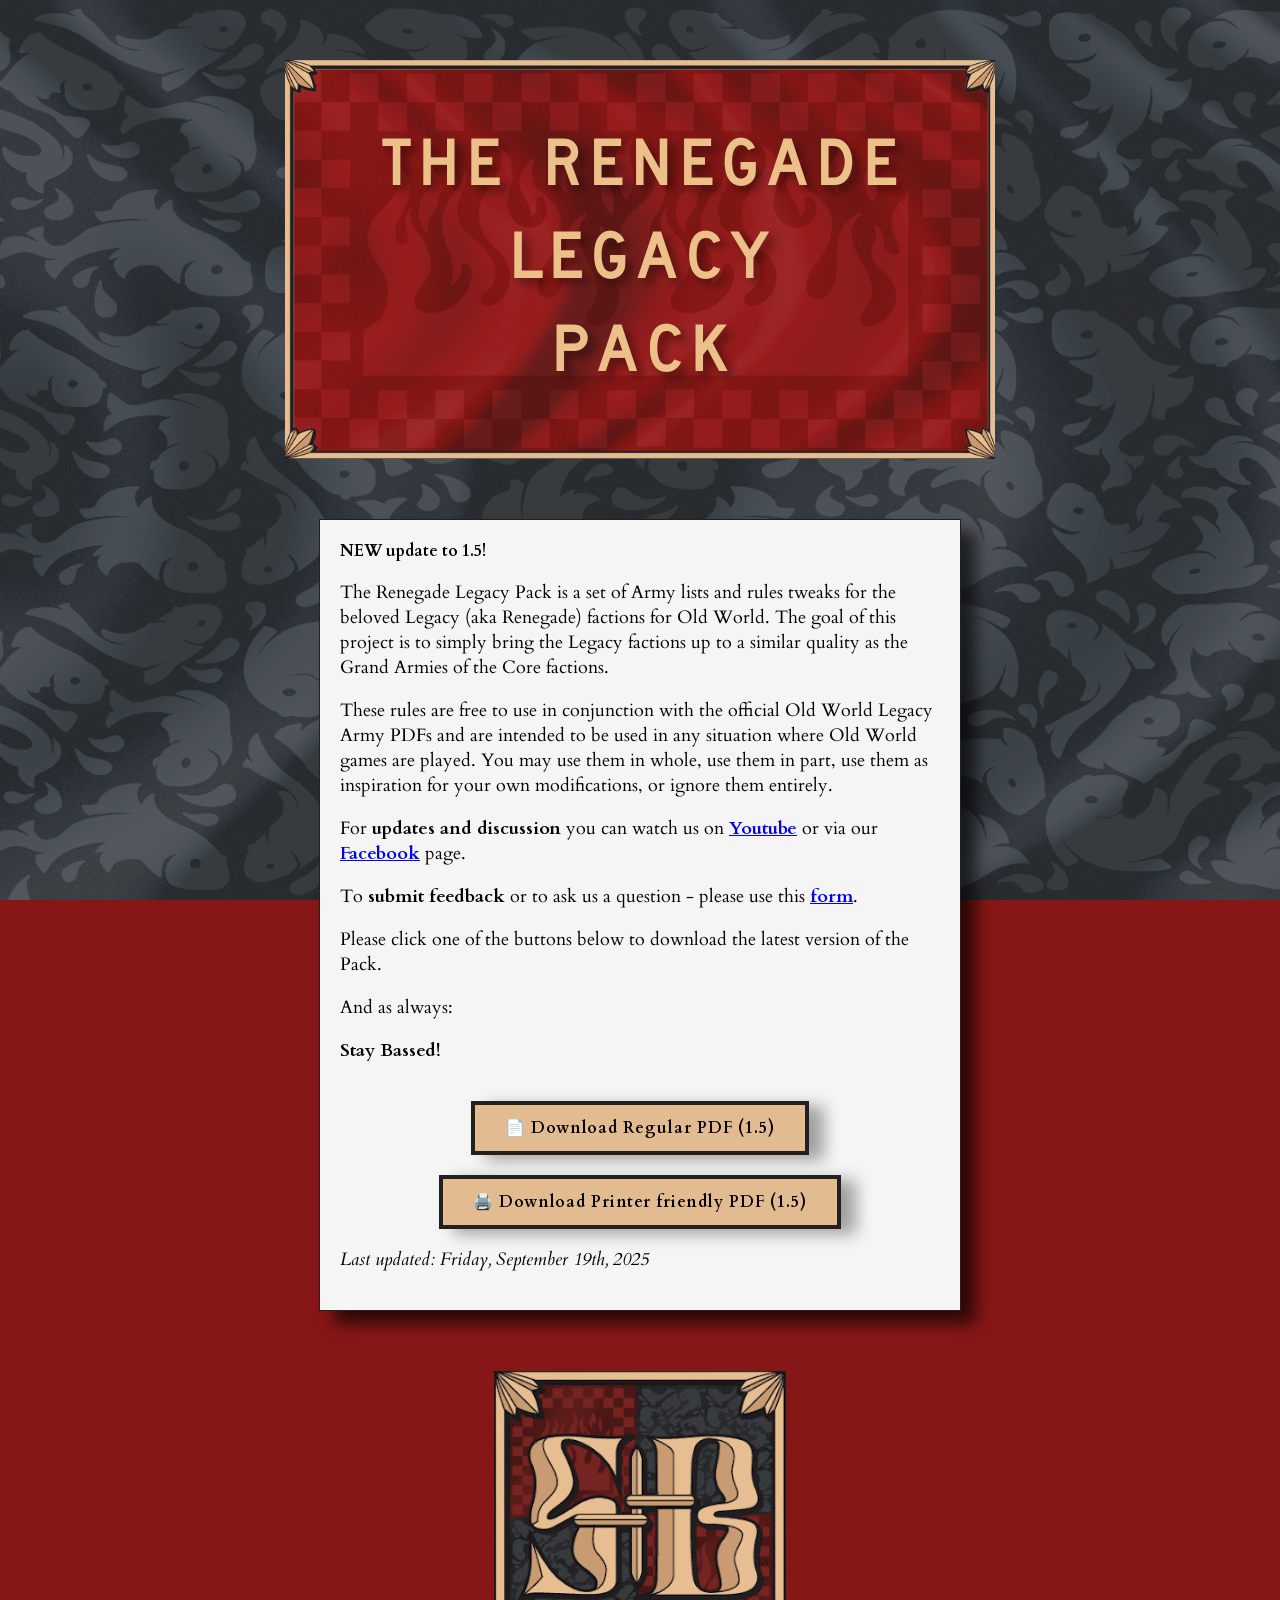
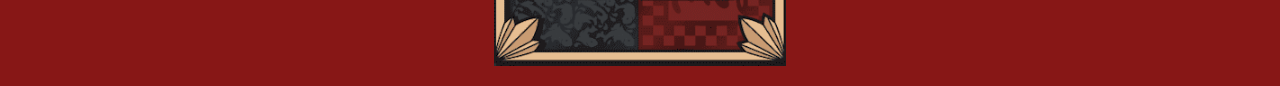
<file: index.html>
<!DOCTYPE html>
<html lang="en">
  <head>
    <meta charset="UTF-8" />
    <meta name="viewport" content="width=device-width, initial-scale=1.0" />
    <meta name="description" content="Square Based - The Renegade Legacy Pack" />
    <meta property="og:title" content="Square Based - The Renegade Legacy Pack" />
    <meta property="og:description" content="Download the latest version of The Renegade Legacy Pack" />
    <meta property="og:image" content="assets/images/Renegade_Legacy_Pack_Banner.png" />
    <meta property="og:url" content="https://squarebased.com" />
    <title>Square Based - The Renegade Legacy Pack</title>
        <!-- Link to external CSS file -->
    <link rel="stylesheet" href="css/styles.css" />
    <link href="https://fonts.googleapis.com/css2?family=Cardo&display=swap" rel="stylesheet">
    <link rel="icon" href="assets/images/Logo_browser.jpg" type="image/jpeg" />

  </head>
    <header>
      <div class="header-container">
        <img src="assets/images/Renegade_Legacy_Pack_Banner.png" alt="Renegade Legacy Pack Logo" id="logo" />
      </div>
    </header>

    <div class="container">
      <div class="faq-item">
        <strong>NEW update to 1.5!</strong>
        <p>
          The Renegade Legacy Pack is a set of Army lists and rules tweaks for the beloved Legacy (aka Renegade) factions for Old World. The goal of this project is to simply bring the Legacy factions up to a similar quality as the Grand Armies of the Core factions.
        </p>
        <p>
          These rules are free to use in conjunction with the official Old World Legacy Army PDFs and are intended to be used in any situation where Old World games are played. You may use them in whole, use them in part, use them as inspiration for your own modifications, or ignore them entirely.
        </p>
        <p>
          For <strong>updates and discussion</strong> you can watch us on <strong><a href="https://www.youtube.com/@SquareBasedOldWorld" target="_blank">Youtube</a></strong> or via our <strong><a href="https://www.facebook.com/p/Square-Based-Podcast-100093205128756/" target="_blank" rel="noopener noreferrer">Facebook</a></strong> page.
        </p>
        <p>
          To <strong>submit feedback</strong> or to ask us a question - please use this <strong><a href="https://forms.gle/Ncszf8pu8jTegjPN9" target="_blank">form</a></strong>.
        </p>
        <p>
          Please click one of the buttons below to download the latest version of the Pack.
        </p>
        <p>
          And as always:
        </p>
        <p>
          <strong>Stay Bassed!</strong>
        </p>
      </div>

      <a class="download-btn" href="assets/downloads/Renegade_Legacy_Pack_v1_5.pdf" download="The_Renegade_Legacy_Pack_v1_5.pdf">📄 Download Regular PDF (1.5)</a>
      <a class="download-btn" href="assets/downloads/Renegade_Legacy_Packv1_5_Printer_Friendly.pdf" download="The_Renegade_Legacy_Pack_v1_5_Printer_Friendly.pdf">🖨️ Download Printer friendly PDF (1.5)</a>
      <!-- <a class="download-btn" href="scorecard/sbotoronto/index.html">🏆 SB Toronto Scorecard</a> -->
      <div class="faq-item">
        <p>
          <em>
          Last updated: Friday, September 19th, 2025
          </em>
        </p>
      </div>
    </div>
    <div>
      <footer>
        <div class="footer-container">
          <img src="assets/images/SBLogo.png" alt="Logo" id="footer-logo" />
        </div>
      </footer>
    </div>
  </body>
</html>
</file>
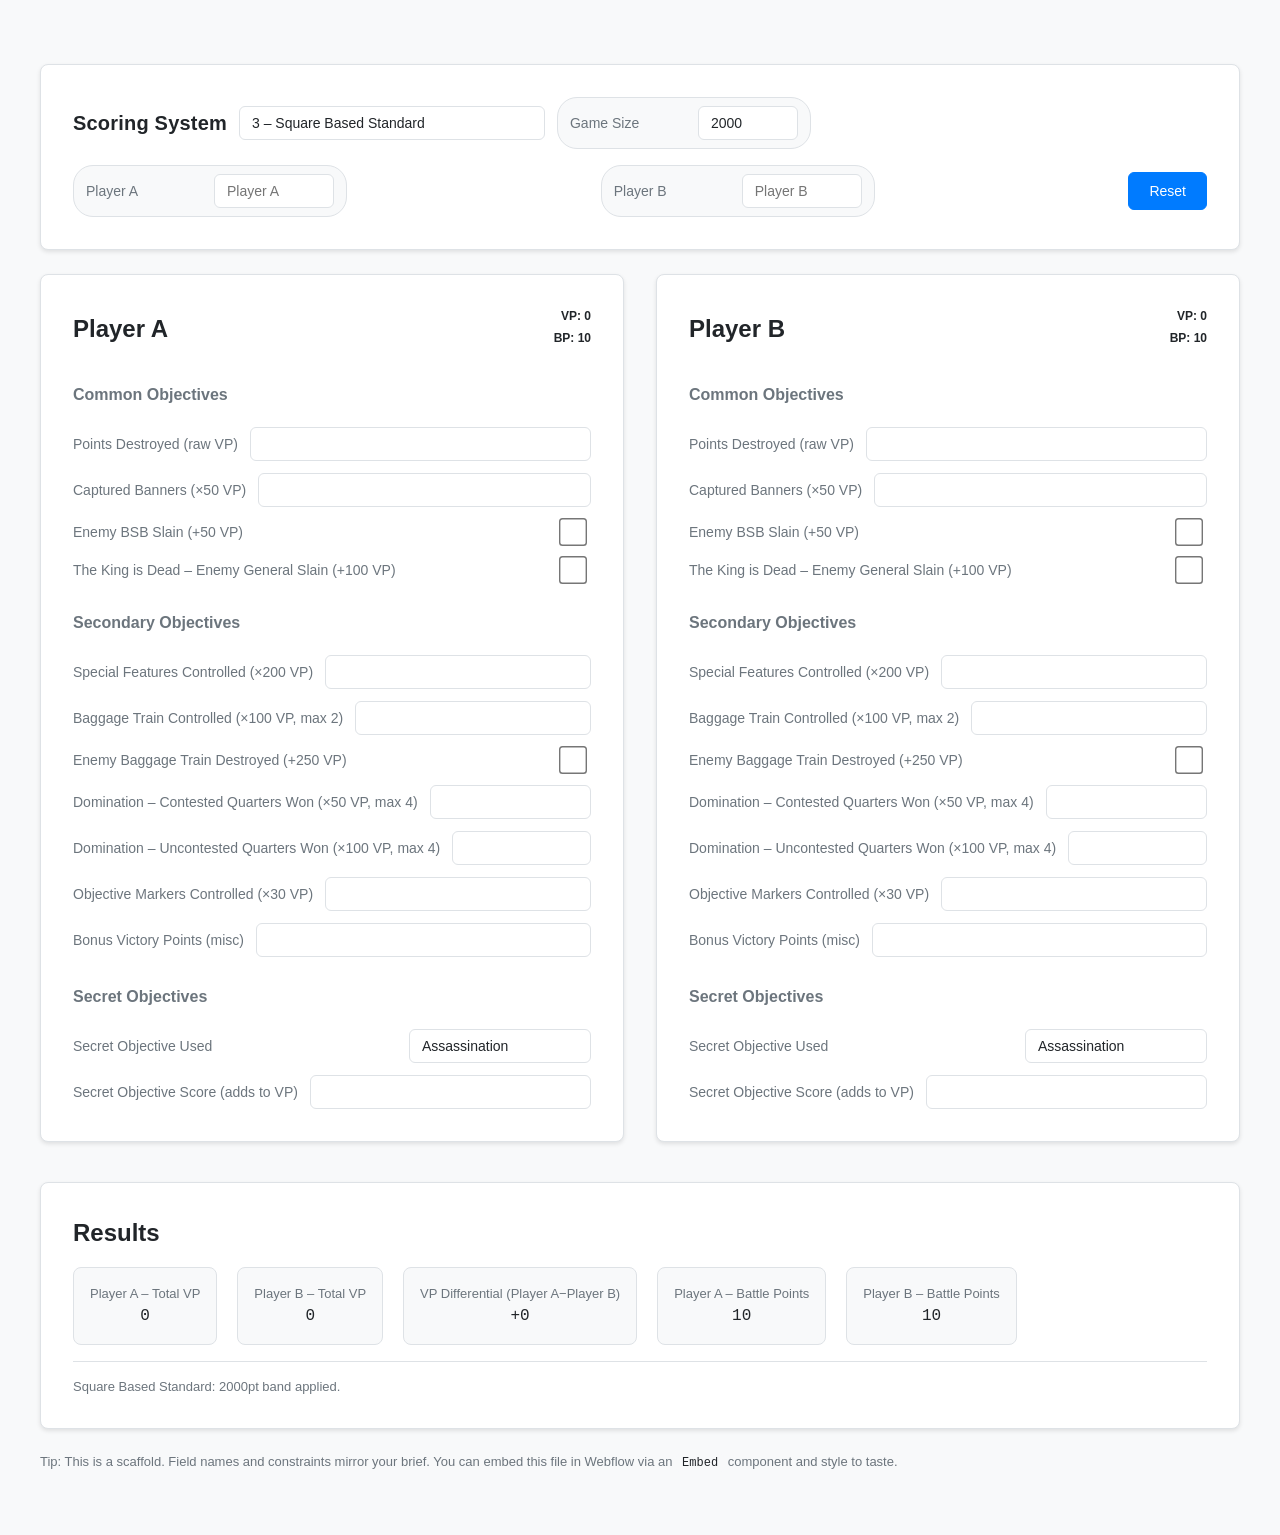
<file: scorecard/sbotoronto/index.html>
<!DOCTYPE html>
<html lang="en">
<head>
  <meta charset="utf-8" />
  <meta name="viewport" content="width=device-width, initial-scale=1" />
  <title>Square Based – Scorecard Scaffold</title>
  <style>
    :root{
      --bg:#f8f9fa; --card:#ffffff; --muted:#6c757d; --ink:#212529; --accent:#007bff; --accent2:#28a745; --border:#dee2e6; --shadow:0 2px 4px rgba(0,0,0,0.1);
    }
    html,body{background:var(--bg); color:var(--ink); font-family: -apple-system,BlinkMacSystemFont,"Segoe UI",Roboto,"Helvetica Neue",Arial,sans-serif; margin:0; line-height:1.5;}
    
    /* Mobile-first responsive design */
    .wrap{max-width:100%; margin:0; padding:12px;}
    .bar{display:flex; gap:12px; align-items:center; flex-wrap:wrap}
    .card{background:var(--card); border:1px solid var(--border); border-radius:8px; padding:16px; box-shadow:var(--shadow); margin-bottom:16px}
    .grid{display:block; gap:16px}
    .grid-3{display:grid; grid-template-columns: 1fr; gap:12px}
    .stack{display:flex; flex-direction:column; gap:12px}
    .row{display:flex; gap:8px; align-items:center; justify-content:space-between; flex-wrap:wrap}
    label{font-size:14px; color:var(--muted); font-weight:500; min-width:120px; flex-shrink:0}
    input[type="number"]{width:100px; min-width:80px; flex:1}
    input[type="number"], select, input[type="text"]{background:#fff; color:var(--ink); border:1px solid var(--border); padding:10px 12px; border-radius:6px; outline:none; font-size:16px; transition:border-color 0.15s ease-in-out, box-shadow 0.15s ease-in-out; min-height:44px; box-sizing:border-box; -webkit-appearance:none; appearance:none}
    input[type="number"]:focus, select:focus, input[type="text"]:focus{border-color:var(--accent); box-shadow:0 0 0 0.2rem rgba(0,123,255,0.25)}
    input[type="checkbox"]{transform: scale(1.4); accent-color:var(--accent); min-width:20px; min-height:20px; margin-right:8px}
    h2{margin:0 0 16px 0; font-size:20px; font-weight:600; color:var(--ink)}
    h3{margin:16px 0 8px; font-size:16px; color:var(--muted); font-weight:600}
    .pill{display:inline-flex; align-items:center; gap:8px; background:#f8f9fa; border:1px solid var(--border); border-radius:20px; padding:8px 12px; flex-wrap:wrap; min-width:0}
    .mono{font-variant-numeric: tabular-nums; font-family: SFMono-Regular,Menlo,Monaco,Consolas,"Liberation Mono","Courier New",monospace}
    .title{font-weight:700; letter-spacing:.2px; font-size:18px; color:var(--ink)}
    .subtle{color:var(--muted); font-size:13px}
    .btn{cursor:pointer; background:var(--accent); color:#fff; border:1px solid var(--accent); padding:12px 20px; border-radius:6px; font-weight:500; font-size:16px; transition:all 0.15s ease-in-out; min-height:44px; touch-action:manipulation; -webkit-tap-highlight-color:transparent}
    .btn:hover{background:#0056b3; border-color:#0056b3}
    .btn:active{transform: translateY(1px)}
    .totals{display:grid; grid-template-columns: 1fr 1fr; gap:12px}
    .totalCard{background:#f8f9fa; border:1px solid var(--border); border-radius:8px; padding:12px; text-align:center}
    .divider{height:1px; background:var(--border); margin:16px 0}
    .note{font-size:13px; color:var(--muted); line-height:1.4}
    .warn{color:#dc3545}
    code{background:#f8f9fa; padding:2px 6px; border-radius:4px; font-size:12px; color:var(--ink)}
    .player-summary{display:flex; flex-direction:column; gap:4px; margin-left:auto; text-align:right; font-size:12px}
    .player-summary .value{font-weight:600; color:var(--ink)}
    .player-summary .change{font-weight:500; transition:all 0.3s ease}
    .player-summary .change.positive{color:#28a745}
    .player-summary .change.negative{color:#dc3545}
    .player-summary .change.neutral{color:var(--muted)}
    
    /* Prevent zoom on input focus on iOS */
    @media screen and (-webkit-min-device-pixel-ratio:0) {
      select, textarea, input[type="text"], input[type="password"], input[type="datetime"], input[type="datetime-local"], input[type="date"], input[type="month"], input[type="time"], input[type="week"], input[type="number"], input[type="email"], input[type="url"], input[type="search"], input[type="tel"], input[type="color"] {
        font-size: 16px;
      }
    }
    
    /* Tablet and up */
    @media (min-width: 768px) {
      .wrap{max-width:1200px; margin:32px auto; padding:20px;}
      .card{padding:24px; margin-bottom:24px}
      .grid{display:grid; grid-template-columns: 1fr 1fr; gap:24px}
      .grid-3{grid-template-columns: repeat(3,1fr); gap:16px}
      .row{gap:12px}
      input[type="number"]{width:120px}
      input[type="number"], select, input[type="text"]{padding:8px 12px; font-size:14px; min-height:auto}
      h2{font-size:24px}
      .title{font-size:20px}
      .btn{padding:10px 20px; font-size:14px; min-height:auto}
      .totals{display:flex; gap:16px; flex-wrap:wrap}
      .totalCard{padding:16px}
    }
    
    /* Desktop and up */
    @media (min-width: 1024px) {
      .wrap{padding:24px}
      .card{padding:32px}
      .grid{gap:32px}
      .totals{gap:20px}
    }
    
    /* Large screens */
    @media (min-width: 1200px) {
      .wrap{padding:32px}
    }
  </style>
</head>
<body>
  <div class="wrap">
    <div class="card">
      <div class="bar" style="flex-direction:column; gap:16px; align-items:stretch">
        <div class="bar" style="flex-wrap:wrap; gap:12px">
          <div class="title">Scoring System</div>
          <select id="scoringSystem">
            <option value="rulebook">1 – Rulebook (Victory Points)</option>
            <option value="mpg">2 – Matched Play Guide (Tournament Points)</option>
            <option value="sb-standard" selected>3 – Square Based Standard</option>
            <option value="sb-t9a">4 – Square Based T9A Style</option>
          </select>
          <div id="gameSizeWrap" class="pill" title="Only for systems that use size-based differentials">
            <label for="gameSize">Game Size</label>
            <input type="number" id="gameSize" value="2000" min="500" max="5000" step="50" style="width:100px">
          </div>
        </div>
        <div class="bar" style="flex-wrap:wrap; gap:12px; justify-content:space-between">
          <div class="pill">
            <label for="playerAName">Player A</label>
            <input type="text" id="playerAName" placeholder="Player A" style="width:120px">
          </div>
          <div class="pill">
            <label for="playerBName">Player B</label>
            <input type="text" id="playerBName" placeholder="Player B" style="width:120px">
          </div>
          <button class="btn" id="resetBtn">Reset</button>
        </div>
      </div>
    </div>

    <div class="grid">
      <div class="card">
        <div style="display:flex; align-items:center; justify-content:space-between; margin-bottom:16px">
          <h2 id="playerAHeader" style="margin:0">Player A</h2>
          <div class="player-summary" id="playerASummary">
            <div class="value">VP: <span id="playerAVP">0</span></div>
            <div class="value">BP: <span id="playerABP">0</span></div>
            <div class="change neutral" id="playerAChange"></div>
          </div>
        </div>
        <div class="stack" id="pA"></div>
      </div>
      <div class="card">
        <div style="display:flex; align-items:center; justify-content:space-between; margin-bottom:16px">
          <h2 id="playerBHeader" style="margin:0">Player B</h2>
          <div class="player-summary" id="playerBSummary">
            <div class="value">VP: <span id="playerBVP">0</span></div>
            <div class="value">BP: <span id="playerBBP">0</span></div>
            <div class="change neutral" id="playerBChange"></div>
          </div>
        </div>
        <div class="stack" id="pB"></div>
      </div>
    </div>

    <div class="card" style="margin-top:16px">
      <h2>Results</h2>
      <div class="totals">
        <div class="totalCard"><div class="subtle" id="aVPLabel">A – Total VP</div><div class="mono" id="aVP">0</div></div>
        <div class="totalCard"><div class="subtle" id="bVPLabel">B – Total VP</div><div class="mono" id="bVP">0</div></div>
        <div class="totalCard"><div class="subtle" id="vpDiffLabel">VP Differential (A−B)</div><div class="mono" id="vpDiff">0</div></div>
        <div class="totalCard"><div class="subtle" id="aBPLabel">A – Battle Points</div><div class="mono" id="aBP">0</div></div>
        <div class="totalCard"><div class="subtle" id="bBPLabel">B – Battle Points</div><div class="mono" id="bBP">0</div></div>
      </div>
      <div class="divider"></div>
      <div class="note" id="notes"></div>
    </div>

    <div class="note" style="margin-top:8px">
      Tip: This is a scaffold. Field names and constraints mirror your brief. You can embed this file in Webflow via an <code>Embed</code> component and style to taste.
    </div>
  </div>

<script>
// ------------------------ Config ------------------------
const SECRET_OBJECTIVES = [
  "Assassination","Beast Hunter","Bounty Hunter","Calming of the Winds","Captured Colours",
  "Cut Off Their Retreat","Duel of Kings","Fire the Artillery!","Hold the Line","Magical Dominion",
  "Overwhelming Firepower","Wizard's Bane"
];

// Square Based Standard differential tables
const SB_STANDARD_TABLE = {
  2000: [
    [0,299, [10,10]],[300,549,[11,9]],[550,799,[12,8]],[800,1049,[13,7]],
    [1050,1299,[14,6]],[1300,1549,[15,5]],[1550,1799,[16,4]],[1800,2049,[17,3]],
    [2050,2299,[18,2]],[2300,2549,[19,1]],[2550,Infinity,[20,0]]
  ],
  2600: [
    [0,399,[10,10]],[400,699,[11,9]],[700,999,[12,8]],[1000,1299,[13,7]],
    [1300,1599,[14,6]],[1600,1899,[15,5]],[1900,2199,[16,4]],[2200,2499,[17,3]],
    [2500,2799,[18,2]],[2800,3099,[19,1]],[3100,Infinity,[20,0]]
  ]
};

// T9A-style differential table (+/- Secret & Secondary applied later)
const SB_T9A_TABLE = [
  [0,100,[10,10]],[101,200,[11,9]],[201,400,[12,8]],[401,600,[13,7]],
  [601,800,[14,6]],[801,1000,[15,5]],[1001,Infinity,[16,4]]
];

// MPG (Matched Play Guide) – Complete Victory Points Table
// Maps VP differential and game size to tournament points: D(3,3), MV(4,2), RV(5,1), CV(6,0)
const MPG_TABLE = {
  // Game size ranges: Up to 1000, 1001-1500, 1501-2000, 2001-3000, 3001+
  ranges: [
    { min: 0, max: 1000, name: "Up to 1,000" },
    { min: 1001, max: 1500, name: "1,001 - 1,500" },
    { min: 1501, max: 2000, name: "1,501 - 2,000" },
    { min: 2001, max: 3000, name: "2,001 - 3,000" },
    { min: 3001, max: Infinity, name: "3,001+" }
  ],
  // VP differential ranges and their outcomes for each game size
  outcomes: [
    { vpMin: 0, vpMax: 100, results: ["D", "D", "D", "D", "D"] },
    { vpMin: 101, vpMax: 200, results: ["MV", "D", "D", "D", "D"] },
    { vpMin: 201, vpMax: 300, results: ["MV", "MV", "D", "D", "D"] },
    { vpMin: 301, vpMax: 450, results: ["RV", "MV", "MV", "D", "D"] },
    { vpMin: 451, vpMax: 600, results: ["RV", "MV", "MV", "MV", "D"] },
    { vpMin: 601, vpMax: 750, results: ["RV", "RV", "MV", "MV", "MV"] },
    { vpMin: 751, vpMax: 950, results: ["CV", "RV", "RV", "MV", "MV"] },
    { vpMin: 951, vpMax: 1150, results: ["CV", "RV", "RV", "RV", "MV"] },
    { vpMin: 1151, vpMax: 1400, results: ["CV", "CV", "RV", "RV", "RV"] },
    { vpMin: 1401, vpMax: 1700, results: ["CV", "CV", "CV", "RV", "RV"] },
    { vpMin: 1701, vpMax: 2500, results: ["CV", "CV", "CV", "CV", "RV"] },
    { vpMin: 2501, vpMax: Infinity, results: ["CV", "CV", "CV", "CV", "CV"] }
  ],
  // Tournament points mapping
  points: { "D": [3, 3], "MV": [4, 2], "RV": [5, 1], "CV": [6, 0] }
};

// ------------------------ UI Builders ------------------------
function el(tag, attrs={}, children=[]) {
  const n=document.createElement(tag);
  for(const [k,v] of Object.entries(attrs)){
    if(k==="class") n.className=v; else if(k==="for") n.htmlFor=v; else if(k==="text") n.textContent=v; else n.setAttribute(k,v);
  }
  (Array.isArray(children)?children:[children]).forEach(c=>{ if(c==null) return; if(typeof c==="string") n.appendChild(document.createTextNode(c)); else n.appendChild(c); });
  return n;
}
function numberInput(id, label, min=0, max=null, step=1) {
  const input=el('input',{type:'number', id, min, step});
  if(max!=null) {
    input.setAttribute('max',max);
    // Enforce maximum value on input
    input.addEventListener('input', function(){
      if(parseInt(this.value) > max) {
        this.value = max;
      }
      recompute();
    });
  } else {
    input.addEventListener('input', recompute);
  }
  return el('div',{class:'row'},[
    el('label',{for:id, text:label}), input
  ]);
}
function checkbox(id, label){
  const input=el('input',{type:'checkbox', id});
  input.addEventListener('change', recompute);
  return el('div',{class:'row'},[
    el('label',{for:id, text:label}), input
  ]);
}
function dropdown(id, label, options){
  const sel=el('select',{id});
  options.forEach(opt=> sel.appendChild(el('option',{value:opt, text:opt})));
  sel.addEventListener('change', recompute);
  return el('div',{class:'row'},[
    el('label',{for:id, text:label}), sel
  ]);
}

function buildPlayerFields(containerId, playerKey){
  const c = document.getElementById(containerId);
  c.innerHTML = '';
  // Common Objectives
  c.appendChild(el('h3',{text:'Common Objectives'}));
  c.appendChild(numberInput(`${playerKey}-pointsDestroyed`, 'Points Destroyed (raw VP)'));
  c.appendChild(numberInput(`${playerKey}-capturedBanners`, 'Captured Banners (×50 VP)', 0, null, 1));
  c.appendChild(checkbox(`${playerKey}-bsbSlain`, "Enemy BSB Slain (+50 VP)"));
  c.appendChild(checkbox(`${playerKey}-generalSlain`, "The King is Dead – Enemy General Slain (+100 VP)"));

  // Secondary Objectives
  c.appendChild(el('h3',{text:'Secondary Objectives'}));
  c.appendChild(numberInput(`${playerKey}-featuresControlled`, 'Special Features Controlled (×200 VP)', 0, null, 1));
  c.appendChild(numberInput(`${playerKey}-baggageControlled`, 'Baggage Train Controlled (×100 VP, max 2)', 0, 2, 1));
  c.appendChild(checkbox(`${playerKey}-baggageDestroyed`, 'Enemy Baggage Train Destroyed (+250 VP)'));
  c.appendChild(numberInput(`${playerKey}-domContested`, 'Domination – Contested Quarters Won (×50 VP, max 4)', 0, 4, 1));
  c.appendChild(numberInput(`${playerKey}-domUncontested`, 'Domination – Uncontested Quarters Won (×100 VP, max 4)', 0, 4, 1));
  c.appendChild(numberInput(`${playerKey}-objectiveMarkers`, 'Objective Markers Controlled (×30 VP)', 0, null, 1));
  c.appendChild(numberInput(`${playerKey}-bonusVP`, 'Bonus Victory Points (misc)', 0, null, 1));

  // Secret Objectives
  c.appendChild(el('h3',{text:'Secret Objectives'}));
  c.appendChild(dropdown(`${playerKey}-secretObjective`, 'Secret Objective Used', SECRET_OBJECTIVES));
  c.appendChild(numberInput(`${playerKey}-secretScore`, 'Secret Objective Score (adds to VP)', 0));

  // T9A binary for secret + Secondary bucket scoring – shown via notes and applied in calc when system=sb-t9a
}

// ------------------------ Calculation ------------------------
function clamp(n,min,max){ return Math.min(Math.max(n,min),max); }
function gv(id){ const el=document.getElementById(id); if(!el) return 0; if(el.type==='checkbox') return el.checked?1:0; const v=parseFloat(el.value); return isNaN(v)?0:v; }

// Track previous values for change indicators
let previousValues = { aVP: 0, bVP: 0, aBP: 0, bBP: 0 };

function showChange(elementId, currentValue, previousValue, type) {
  const changeEl = document.getElementById(elementId);
  const diff = currentValue - previousValue;
  
  if (diff === 0) {
    changeEl.textContent = '';
    changeEl.className = 'change neutral';
    return;
  }
  
  const sign = diff > 0 ? '+' : '';
  changeEl.textContent = `${sign}${diff}`;
  changeEl.className = `change ${diff > 0 ? 'positive' : 'negative'}`;
  
  // Clear change indicator after 3 seconds
  setTimeout(() => {
    changeEl.textContent = '';
    changeEl.className = 'change neutral';
  }, 3000);
}

function computePlayerVP(p){
  const base = gv(`${p}-pointsDestroyed`);
  const banners = gv(`${p}-capturedBanners`) * 50;
  const bsb = gv(`${p}-bsbSlain`) * 50;
  const gen = gv(`${p}-generalSlain`) * 100;
  const feat = gv(`${p}-featuresControlled`) * 200;
  const bagCtrl = clamp(gv(`${p}-baggageControlled`),0,2) * 100;
  const bagDes = gv(`${p}-baggageDestroyed`) * 250;
  const domC = clamp(gv(`${p}-domContested`),0,4) * 50;
  const domU = clamp(gv(`${p}-domUncontested`),0,4) * 100;
  const markers = gv(`${p}-objectiveMarkers`) * 30;
  const bonus = gv(`${p}-bonusVP`);
  const secretScore = gv(`${p}-secretScore`);
  return base + banners + bsb + gen + feat + bagCtrl + bagDes + domC + domU + markers + bonus + secretScore;
}

function lookupDiffTable(diff, table){
  for(const [lo,hi,[w,l]] of table){ if(diff>=lo && diff<=hi) return [w,l]; }
  // If not matched, assume final band
  const last = table[table.length-1];
  return last[2];
}

function lookupMPGTable(vpDiff, gameSize){
  // Find the game size range index
  let sizeIndex = -1;
  for(let i = 0; i < MPG_TABLE.ranges.length; i++){
    const range = MPG_TABLE.ranges[i];
    if(gameSize >= range.min && gameSize <= range.max){
      sizeIndex = i;
      break;
    }
  }
  
  // Default to largest size if not found
  if(sizeIndex === -1) sizeIndex = MPG_TABLE.ranges.length - 1;
  
  // Find the VP differential range
  for(const outcome of MPG_TABLE.outcomes){
    if(vpDiff >= outcome.vpMin && vpDiff <= outcome.vpMax){
      const result = outcome.results[sizeIndex];
      return MPG_TABLE.points[result];
    }
  }
  
  // Default to crushing victory if not found
  return MPG_TABLE.points["CV"];
}

function recompute(){
  const system = document.getElementById('scoringSystem').value;
  const size = document.getElementById('gameSize').value;
  const notes = document.getElementById('notes');

  const aVP = computePlayerVP('A');
  const bVP = computePlayerVP('B');
  const diff = Math.abs(aVP - bVP);
  const aAhead = aVP >= bVP;

  let aBP=0, bBP=0, info=[];

  if(system==='rulebook'){
    // Pure VP totals, no BP table
    aBP = aVP; bBP = bVP;
    info.push('Rulebook: Battle Points equal total Victory Points.');
    document.getElementById('gameSizeWrap').style.display='none';
  }
  else if(system==='mpg'){
    // Complete Victory Points Table System: D(3,3), MV(4,2), RV(5,1), CV(6,0)
    const [w,l] = lookupMPGTable(diff, parseInt(size));
    aBP = aAhead ? w : l; 
    bBP = aAhead ? l : w;
    
    // Find the result type for display
    let resultType = "D";
    for(const [type, points] of Object.entries(MPG_TABLE.points)){
      if(points[0] === w && points[1] === l){
        resultType = type;
        break;
      }
    }
    
    // Find game size range name
    let sizeRange = "Unknown";
    for(const range of MPG_TABLE.ranges){
      if(parseInt(size) >= range.min && parseInt(size) <= range.max){
        sizeRange = range.name;
        break;
      }
    }
    
    info.push(`Matched Play Guide: ${resultType} (${sizeRange})`);
    document.getElementById('gameSizeWrap').style.display='inline-flex';
  }
  else if(system==='sb-standard'){
    const table = SB_STANDARD_TABLE[size] || SB_STANDARD_TABLE[2000];
    const [w,l] = lookupDiffTable(diff, table);
    aBP = aAhead ? w : l; bBP = aAhead ? l : w;
    info.push(`Square Based Standard: ${size}pt band applied.`);
    document.getElementById('gameSizeWrap').style.display='inline-flex';
  }
  else if(system==='sb-t9a'){
    const [w,l] = lookupDiffTable(diff, SB_T9A_TABLE);
    aBP = aAhead ? w : l; bBP = aAhead ? l : w;
    // Secondary Mission swing: compare secondary VP components only
    const aSec = (gv('A-featuresControlled')*200) + (clamp(gv('A-baggageControlled'),0,2)*100) + (gv('A-baggageDestroyed')*250) + (clamp(gv('A-domContested'),0,4)*50) + (clamp(gv('A-domUncontested'),0,4)*100) + (gv('A-objectiveMarkers')*30) + gv('A-bonusVP');
    const bSec = (gv('B-featuresControlled')*200) + (clamp(gv('B-baggageControlled'),0,2)*100) + (gv('B-baggageDestroyed')*250) + (clamp(gv('B-domContested'),0,4)*50) + (clamp(gv('B-domUncontested'),0,4)*100) + (gv('B-objectiveMarkers')*30) + gv('B-bonusVP');
    if(aSec>bSec){ aBP+=3; bBP-=3; info.push('Secondary: A +3 / B -3'); }
    else if(bSec>aSec){ bBP+=3; aBP-=3; info.push('Secondary: B +3 / A -3'); }
    else { info.push('Secondary: tie (±0)'); }

    // Secret objectives are binary (+1/-1) in T9A style
    const aSecretAchieved = gv('A-secretAchieved');
    const bSecretAchieved = gv('B-secretAchieved');
    if(aSecretAchieved){ aBP+=1; bBP-=1; info.push('Secret: A +1 / B -1'); }
    if(bSecretAchieved){ bBP+=1; aBP-=1; info.push('Secret: B +1 / A -1'); }
    document.getElementById('gameSizeWrap').style.display='none';
  }

  // Update UI
  document.getElementById('aVP').textContent = Math.round(aVP);
  document.getElementById('bVP').textContent = Math.round(bVP);
  document.getElementById('vpDiff').textContent = (aAhead?'+':'-') + Math.round(diff);
  document.getElementById('aBP').textContent = aBP;
  document.getElementById('bBP').textContent = bBP;
  notes.innerHTML = info.join(' · ');
  
  // Update compact displays
  document.getElementById('playerAVP').textContent = Math.round(aVP);
  document.getElementById('playerBVP').textContent = Math.round(bVP);
  document.getElementById('playerABP').textContent = aBP;
  document.getElementById('playerBBP').textContent = bBP;
  
  // Show change indicators
  showChange('playerAChange', aVP, previousValues.aVP, 'VP');
  showChange('playerBChange', bVP, previousValues.bVP, 'VP');
  
  // Update previous values for next comparison
  previousValues.aVP = aVP;
  previousValues.bVP = bVP;
  previousValues.aBP = aBP;
  previousValues.bBP = bBP;
}

function updateSecretObjectives(){
  const system = document.getElementById('scoringSystem').value;
  const isT9A = system === 'sb-t9a';
  
  // Update Player A secret objectives
  const aSecretSection = document.querySelector('#pA h3:last-of-type').nextElementSibling;
  const aSecretDropdown = document.getElementById('A-secretObjective');
  const aSecretScore = document.getElementById('A-secretScore');
  const aSecretCheckbox = document.getElementById('A-secretAchieved');
  
  if(isT9A){
    // Replace dropdown and score with checkbox
    if(aSecretDropdown && aSecretScore){
      const checkbox = el('input', {type: 'checkbox', id: 'A-secretAchieved'});
      checkbox.addEventListener('change', recompute);
      aSecretSection.innerHTML = '';
      aSecretSection.appendChild(el('div', {class: 'row'}, [
        el('label', {for: 'A-secretAchieved', text: 'Secret Objective Achieved'}), checkbox
      ]));
    }
  } else {
    // Only restore if we currently have checkbox (coming from T9A)
    if(aSecretCheckbox){
      aSecretSection.innerHTML = '';
      aSecretSection.appendChild(dropdown('A-secretObjective', 'Secret Objective Used', SECRET_OBJECTIVES));
      aSecretSection.appendChild(numberInput('A-secretScore', 'Secret Objective Score (adds to VP)', 0));
    }
  }
  
  // Update Player B secret objectives
  const bSecretSection = document.querySelector('#pB h3:last-of-type').nextElementSibling;
  const bSecretDropdown = document.getElementById('B-secretObjective');
  const bSecretScore = document.getElementById('B-secretScore');
  const bSecretCheckbox = document.getElementById('B-secretAchieved');
  
  if(isT9A){
    // Replace dropdown and score with checkbox
    if(bSecretDropdown && bSecretScore){
      const checkbox = el('input', {type: 'checkbox', id: 'B-secretAchieved'});
      checkbox.addEventListener('change', recompute);
      bSecretSection.innerHTML = '';
      bSecretSection.appendChild(el('div', {class: 'row'}, [
        el('label', {for: 'B-secretAchieved', text: 'Secret Objective Achieved'}), checkbox
      ]));
    }
  } else {
    // Only restore if we currently have checkbox (coming from T9A)
    if(bSecretCheckbox){
      bSecretSection.innerHTML = '';
      bSecretSection.appendChild(dropdown('B-secretObjective', 'Secret Objective Used', SECRET_OBJECTIVES));
      bSecretSection.appendChild(numberInput('B-secretScore', 'Secret Objective Score (adds to VP)', 0));
    }
  }
}

function updatePlayerNames(){
  const playerAName = document.getElementById('playerAName').value || 'Player A';
  const playerBName = document.getElementById('playerBName').value || 'Player B';
  document.getElementById('playerAHeader').textContent = playerAName;
  document.getElementById('playerBHeader').textContent = playerBName;
  document.getElementById('aVPLabel').textContent = `${playerAName} – Total VP`;
  document.getElementById('bVPLabel').textContent = `${playerBName} – Total VP`;
  document.getElementById('vpDiffLabel').textContent = `VP Differential (${playerAName}−${playerBName})`;
  document.getElementById('aBPLabel').textContent = `${playerAName} – Battle Points`;
  document.getElementById('bBPLabel').textContent = `${playerBName} – Battle Points`;
}

function resetAll(){
  document.querySelectorAll('input[type="number"]').forEach(i=> i.value='');
  document.querySelectorAll('input[type="checkbox"]').forEach(i=> i.checked=false);
  document.querySelectorAll('input[type="text"]').forEach(i=> i.value='');
  document.querySelectorAll('select').forEach(s=> {
    if(s.id==='scoringSystem') s.value='sb-standard';
  });
  document.getElementById('gameSize').value='2000';
  
  // Reset previous values
  previousValues = { aVP: 0, bVP: 0, aBP: 0, bBP: 0 };
  
  updatePlayerNames();
  recompute();
}

// Init
buildPlayerFields('pA','A');
buildPlayerFields('pB','B');
document.getElementById('scoringSystem').addEventListener('change', function(){
  updateSecretObjectives();
  recompute();
});
document.getElementById('gameSize').addEventListener('input', recompute);
document.getElementById('playerAName').addEventListener('input', updatePlayerNames);
document.getElementById('playerBName').addEventListener('input', updatePlayerNames);
document.getElementById('resetBtn').addEventListener('click', resetAll);
updatePlayerNames();
updateSecretObjectives();
recompute();
</script>
</body>
</html>
</file>
<file: css/styles.css>
/* 🌍 Global Styles */
body {
    font-family: 'Cardo', serif; /* Apply the Cardo font to the body */
    background-color: #871716;
    margin: 0;
    padding: 0;
    display: flex;
    flex-direction: column;
    align-items: center;
    min-height: 100vh;
    background-image: url("../assets/images/val-background.png");
    background-repeat: no-repeat;
    background-position: center center;
    background-attachment: fixed;
    background-size: cover;
    position: relative;
}

/* Header Container */
.header-container {
    margin-top: 60px;
    display: flex;
    justify-content: center;  /* Centers the logo horizontally */
    align-items: center;      /* Centers the logo vertically */
    width: 100%;
    box-sizing: border-box;
}

/* Logo Styling */
#logo {
    width: 100%;              /* Make the logo responsive */
    max-width: 900px;         /* Limit the maximum width */
    height: auto;             /* Maintain aspect ratio */
    object-fit: contain;      /* Ensures logo fits within its container */
    display: block;           /* Removes any space below the image */
}

/* 🎭 Decorative Frame */
#page-frame {
    position: absolute;
    top: 0;
    left: 0;
    width: 100vw;
    height: 100vh;
    background-image: url("../assets/images/border-no-logo.png");
    background-size: cover;
    background-repeat: no-repeat;
    background-position: center;
    z-index: 0;
}

/* 📜 Main Content Box */
.container {
    background: #f5f5f5;
    padding: 20px;
    width: 95%; /* Flexible width */
    max-width: 600px; /* Keeps it from getting too big */
    box-shadow: 15px 13px 15px rgba(0, 0, 0, 0.65);
    text-align: center;
    border: 1px solid #24201e;
    position: relative;
    z-index: 2;
    margin-top: 60px;
    margin-bottom: 60px;
}

/* 📝 H1 */
h1 {
    background-color: #781c1c;
    color: #e0c28a;
    font-family: 'MedievalSharp', serif;
    font-size: 2rem;
    font-weight: bold;
    padding: 10px 15px;
    border: 4px solid black;
    text-align: center;
    text-transform: uppercase;
    letter-spacing: 1px;
    box-shadow: 2px 2px 0px black;
}

/* ❓ FAQ Section */
.faq-item {
    text-align: left;
    margin-bottom: 15px;
}

.faq-item h3 {
    color: #007bff;
    margin-bottom: 5px;
    font-size: 1.2rem;
}

.faq-item p {
    color: #000000;
    font-size: 18px;
}

/* 📥 Button Styling */
.download-btn {
    display: inline-block;
    margin-top: 20px;
    padding: 12px 30px;
    background-color: #E3BB90;
    color: rgb(0, 0, 0);
    text-decoration: none;
    font-size: 1rem;
    font-weight: bold;
    letter-spacing: 1px;
    text-align: center;
    box-shadow: 15px 5px 15px rgba(0, 0, 0, 0.35);
    border: #24201e 4px solid;
    position: relative;
    transition: all 0.3s ease;
}

.download-btn:hover {
    background-color: #bd9c78f1;
    transform: scale(1.05);
}

/* Footer Container */
.footer-container {
    display: flex;
    justify-content: center;
    align-items: center; /* Ensures the footer logo stays centered vertically */
    width: 100%;
    margin-bottom: 20px;
}

/* 📱 Responsive Fixes for Small Devices */
@media (max-width: 1024px) {
    /* For medium-sized tablets and up */
    #logo {
        width: 100%;  /* Reduce the logo size further */

    }

    #footer-logo {
        max-width: 70%; /* Same ratio for footer logo */
    }

    .container {
        width: 90%;  /* Flexible container width */
    }

    h1 {
        font-size: 1.8rem; /* Scale down the title */
    }
}

@media (max-width: 768px) {
    /* For tablets and smaller screens */


    #footer-logo {
        max-width: 60%;  /* Same for footer logo */
    }

    .container {
        width: 85%;      /* Adjust container size */
        padding: 15px;   /* Add some padding for smaller screens */
    }

    h1 {
        font-size: 1.6rem; /* Adjust title size */
    }
}

@media (max-width: 480px) {
    /* For mobile screens */


    #footer-logo {
        max-width: 50%;  /* Ensure footer logo stays proportionate */
    }

    .container {
        width: 90%;       /* Ensure the container shrinks properly */
        padding: 10px;    /* Reduce padding on mobile */
    }

    h1 {
        font-size: 1.3rem; /* Smaller title size for mobile */
    }

    .download-btn {
        padding: 10px 20px;  /* Smaller button for mobile */
    }
}
</file>
